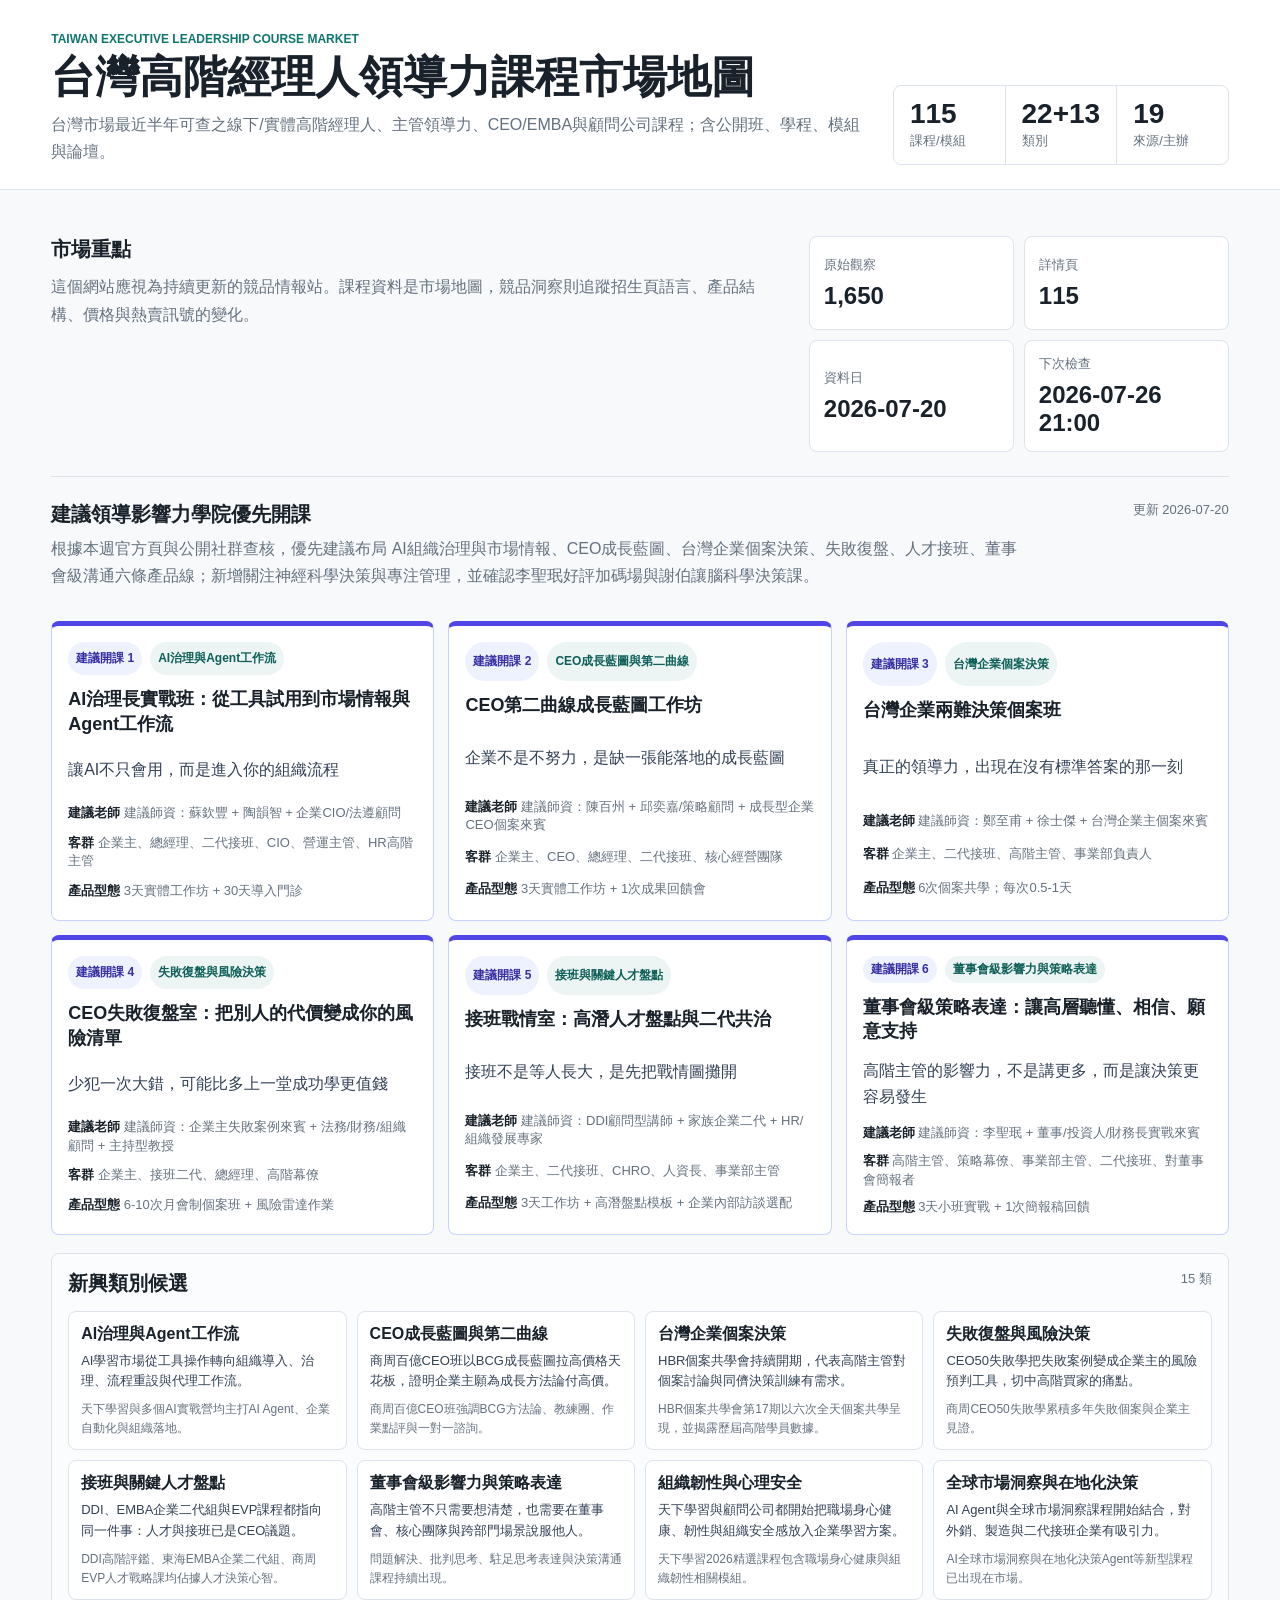
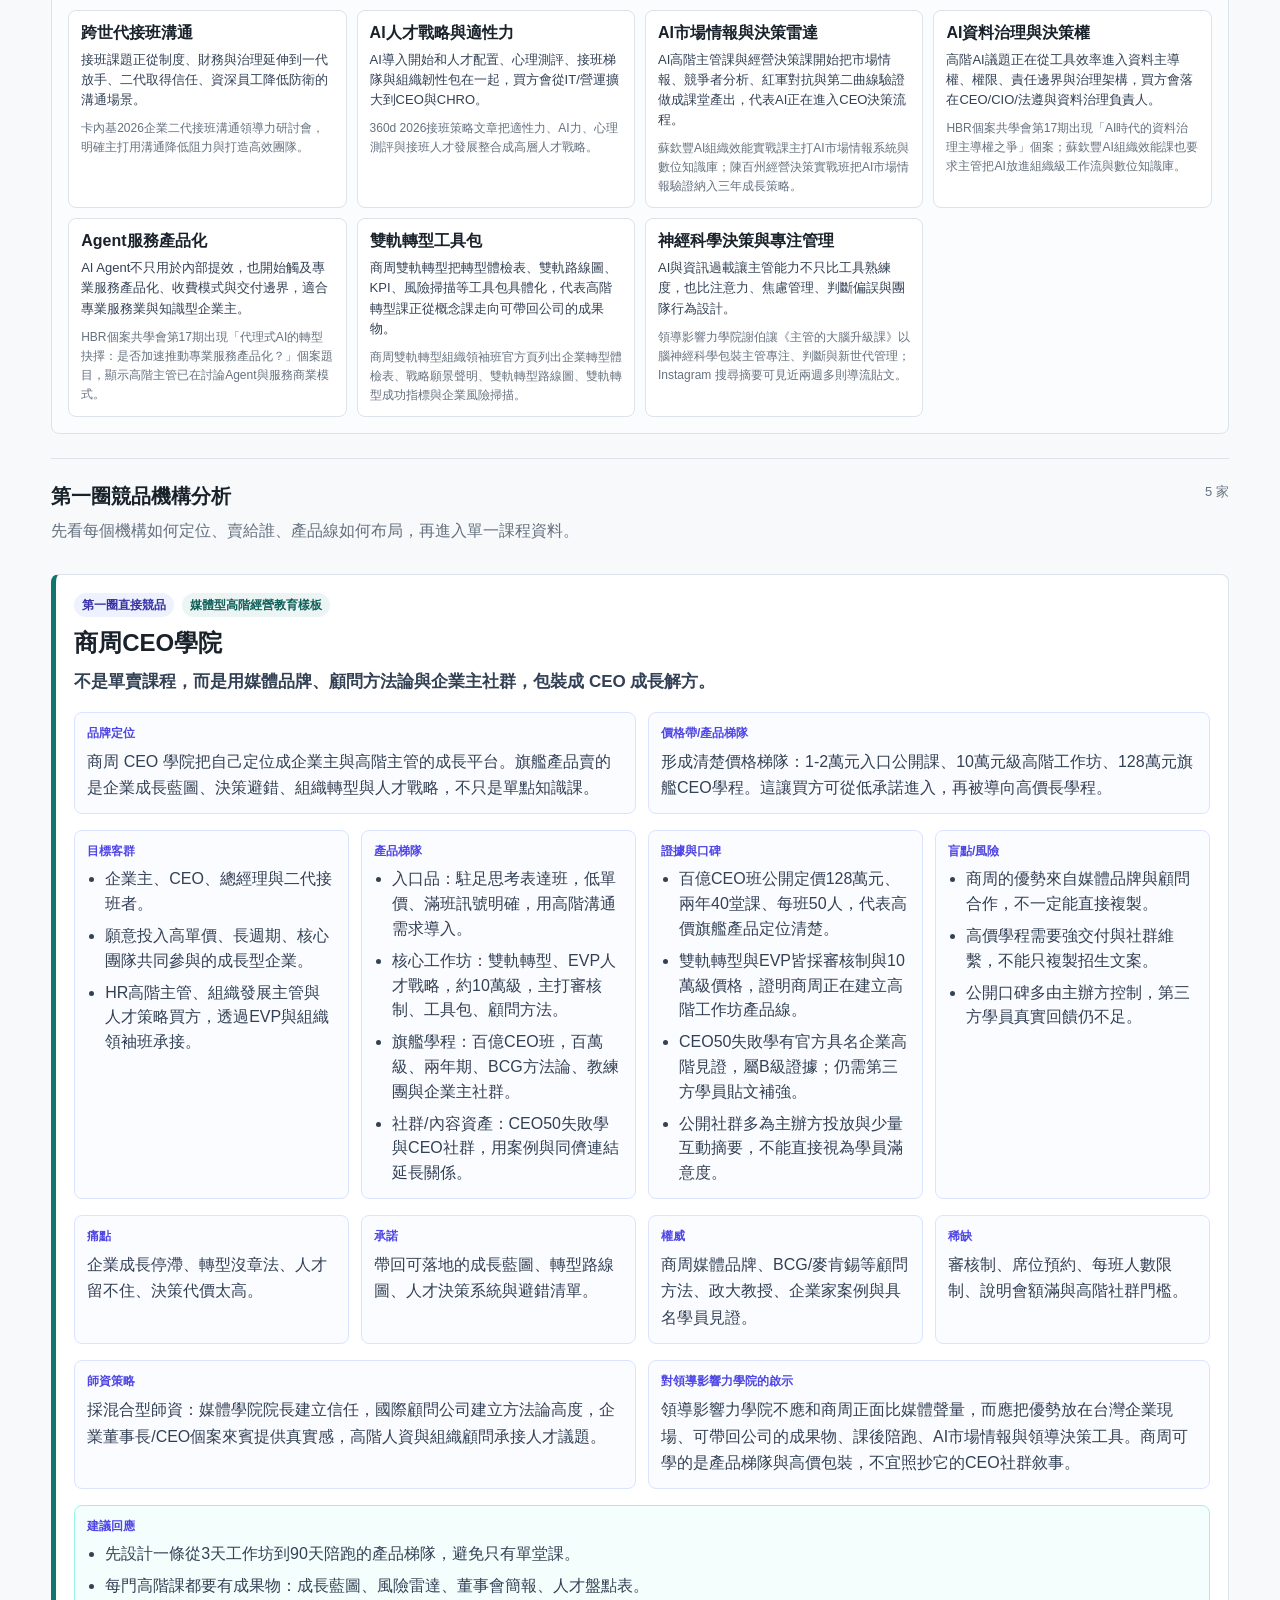
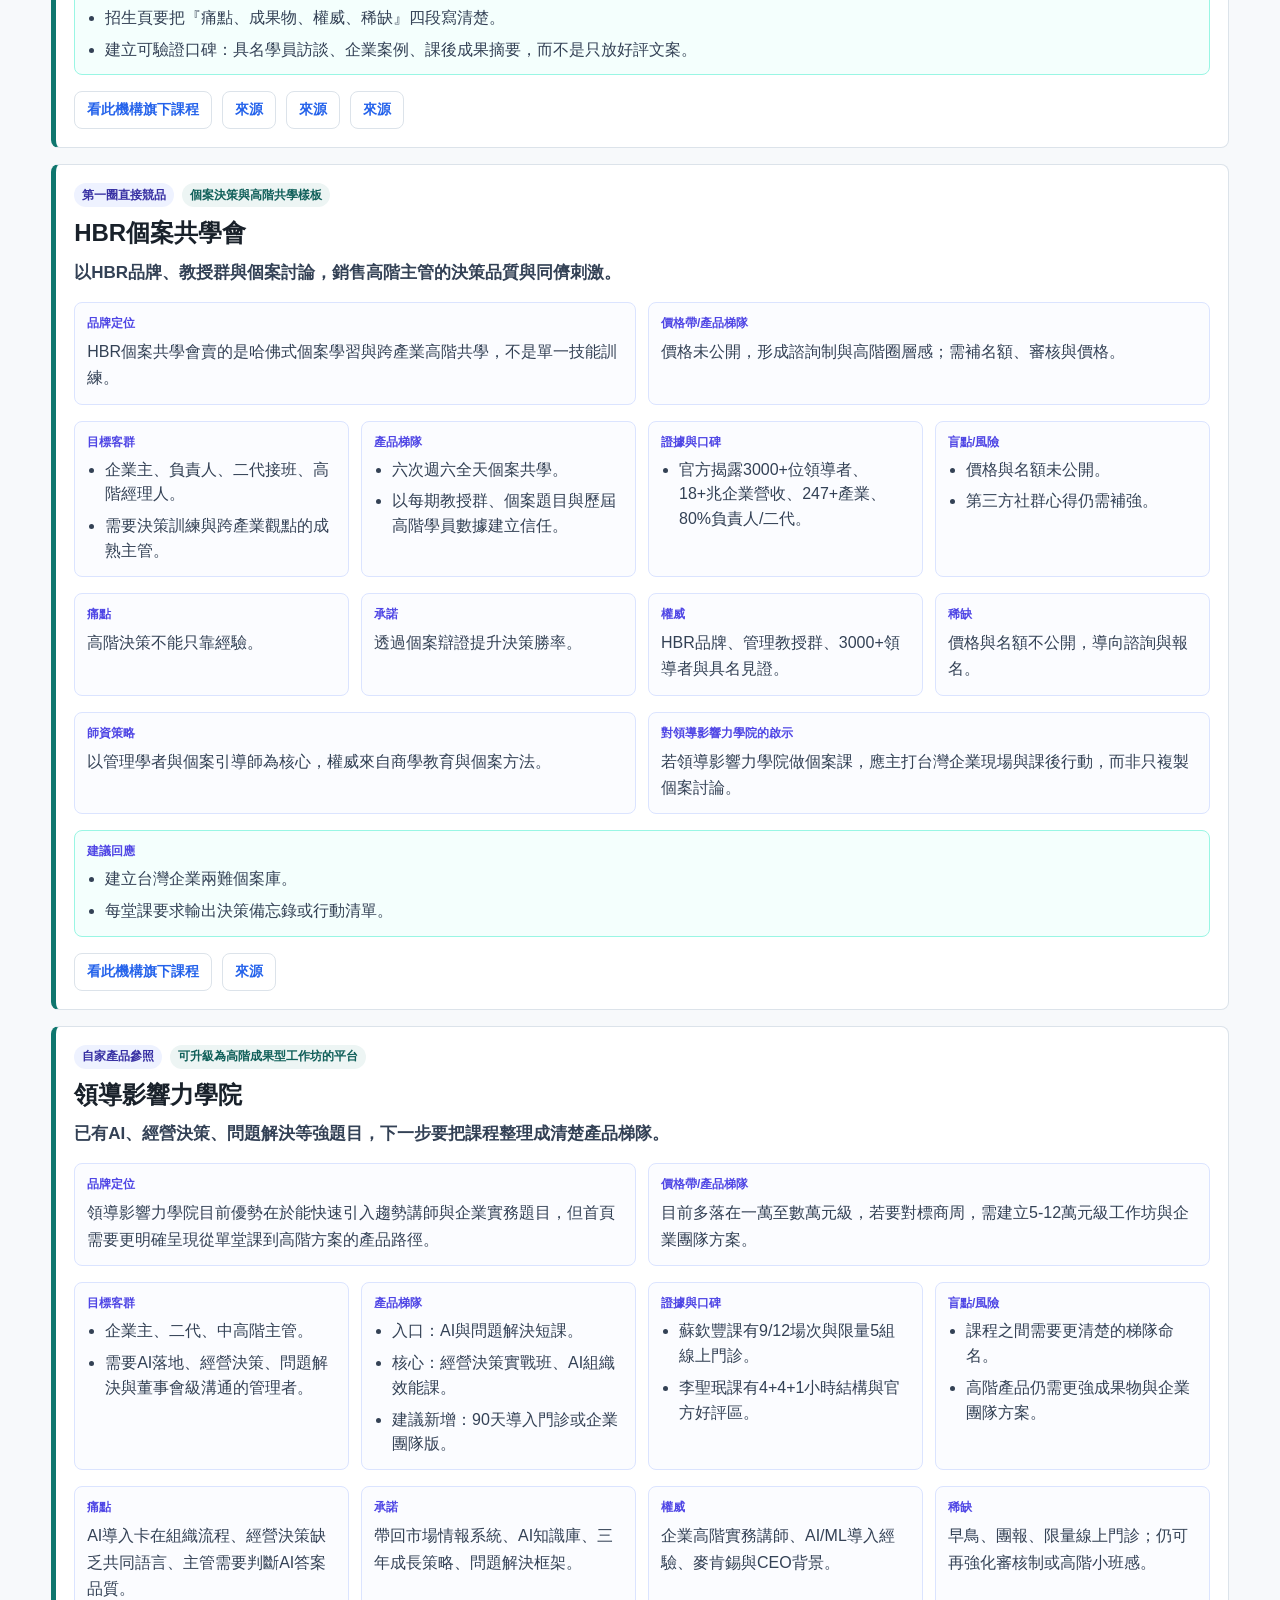
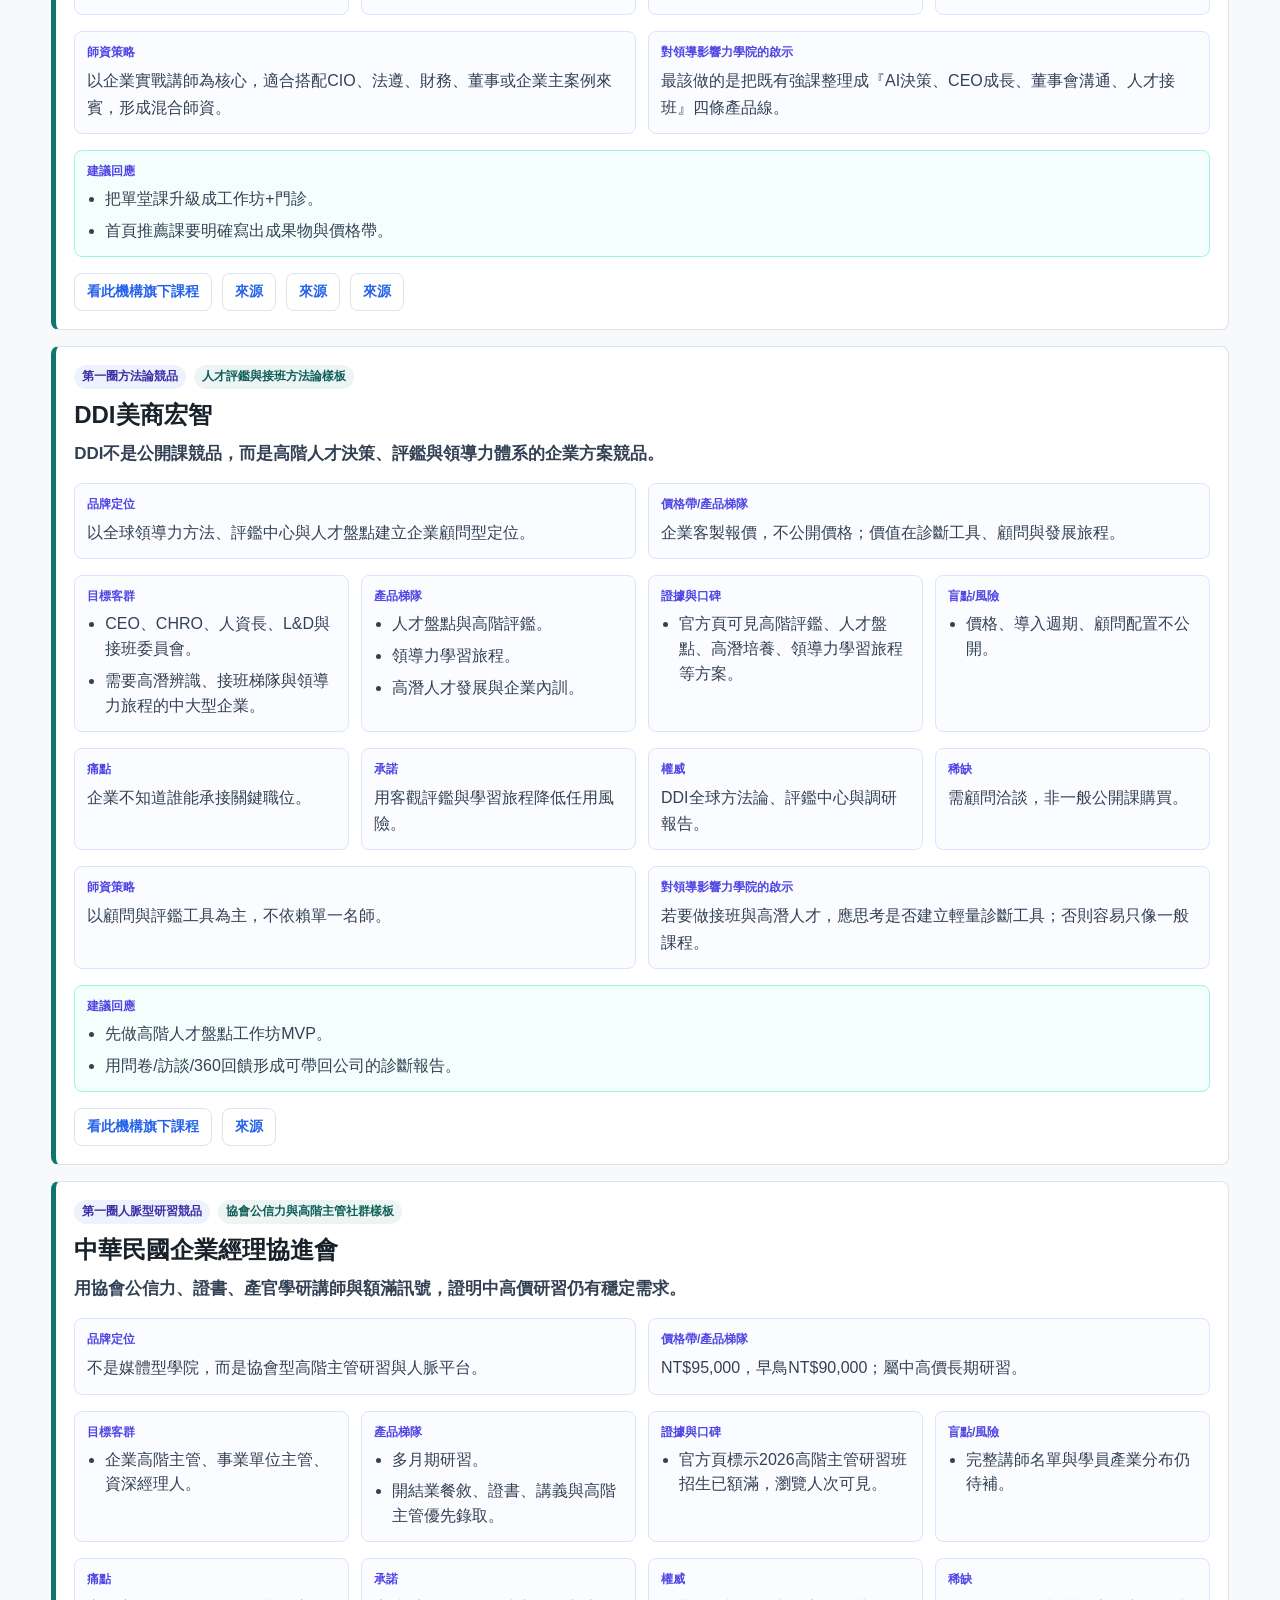
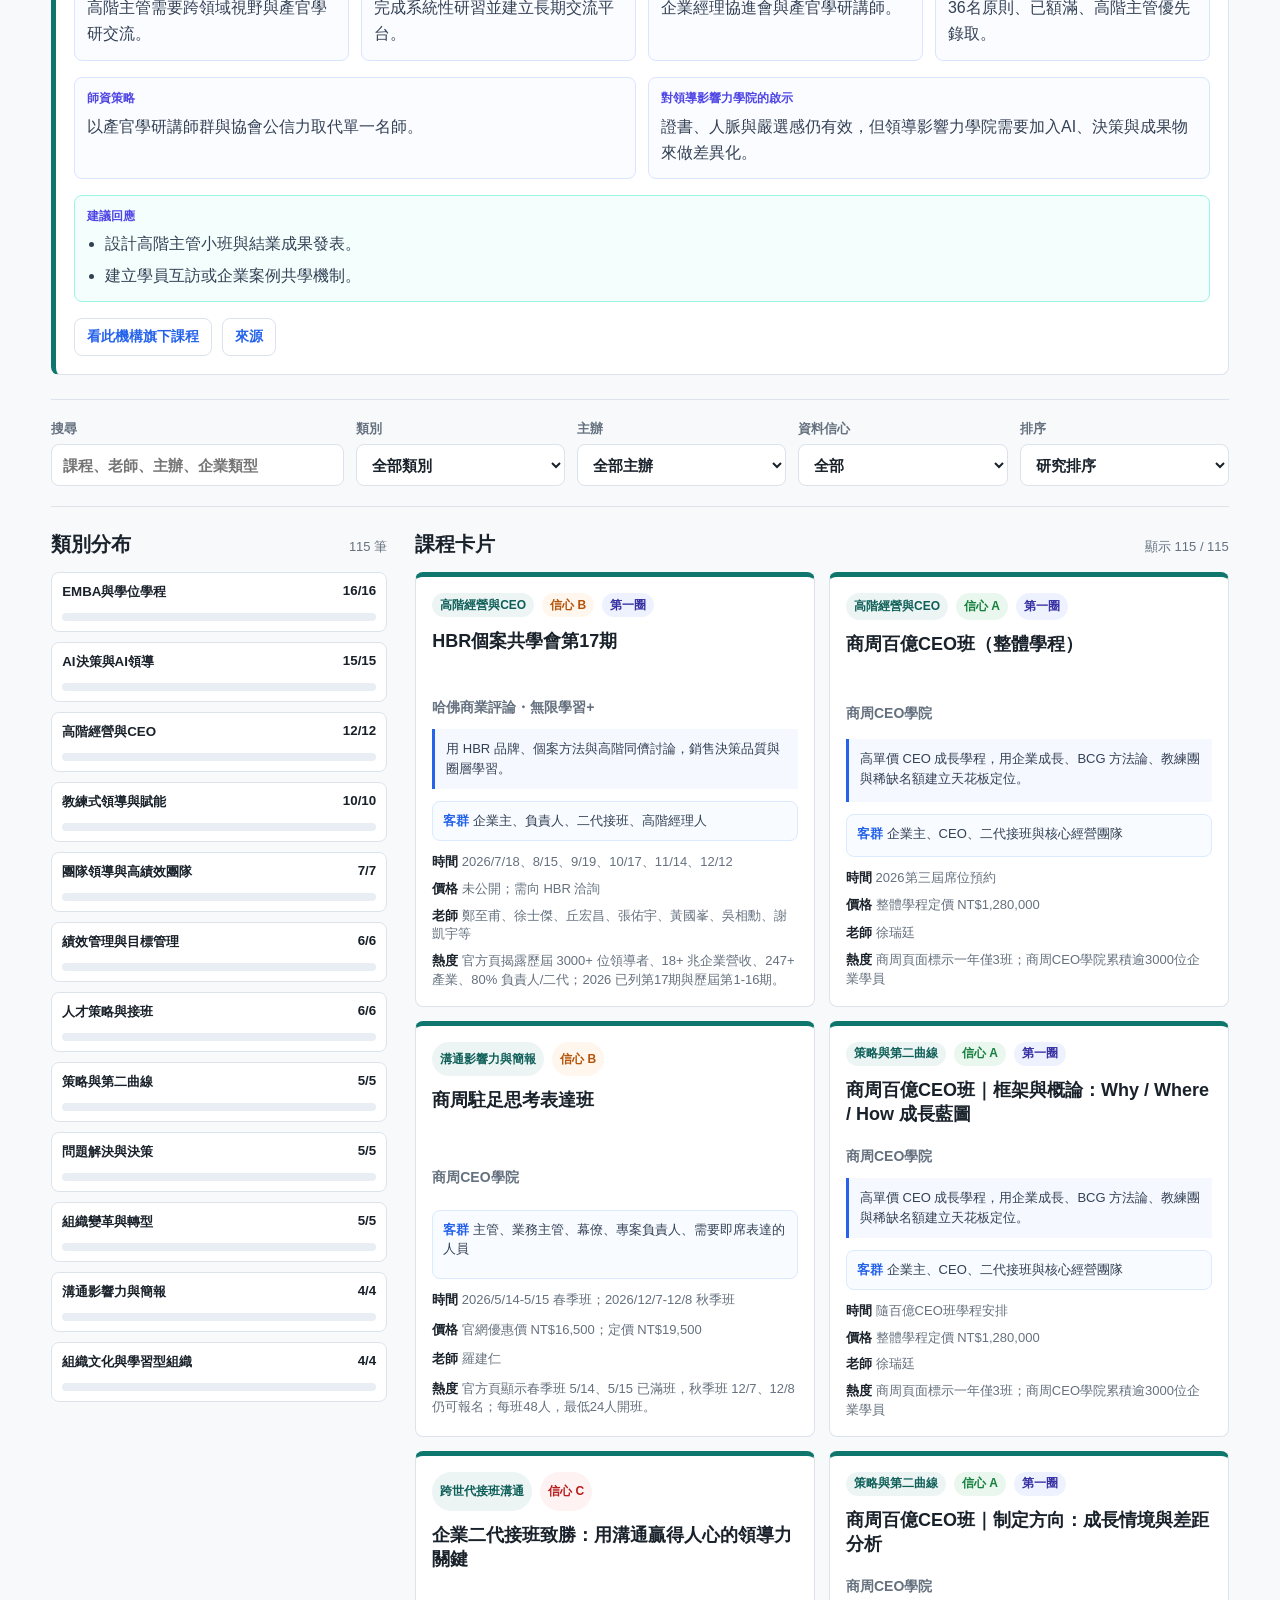
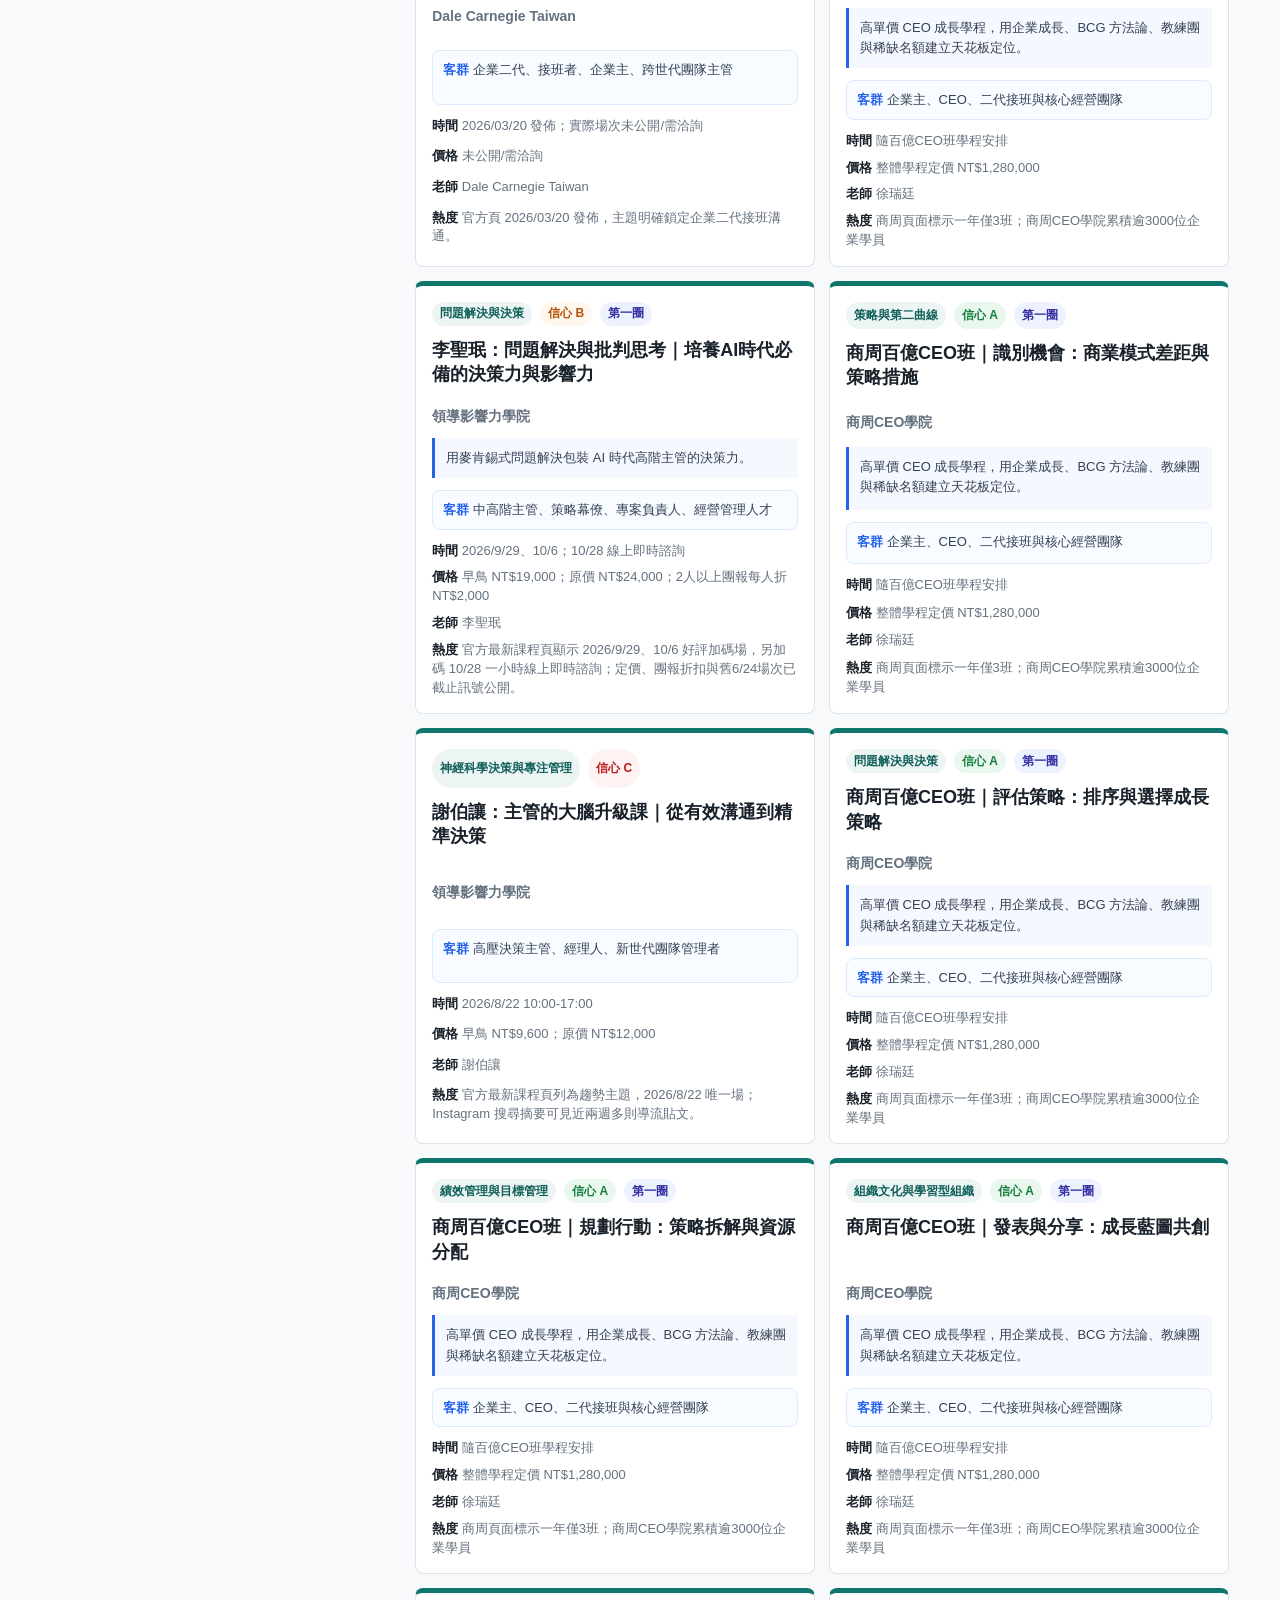
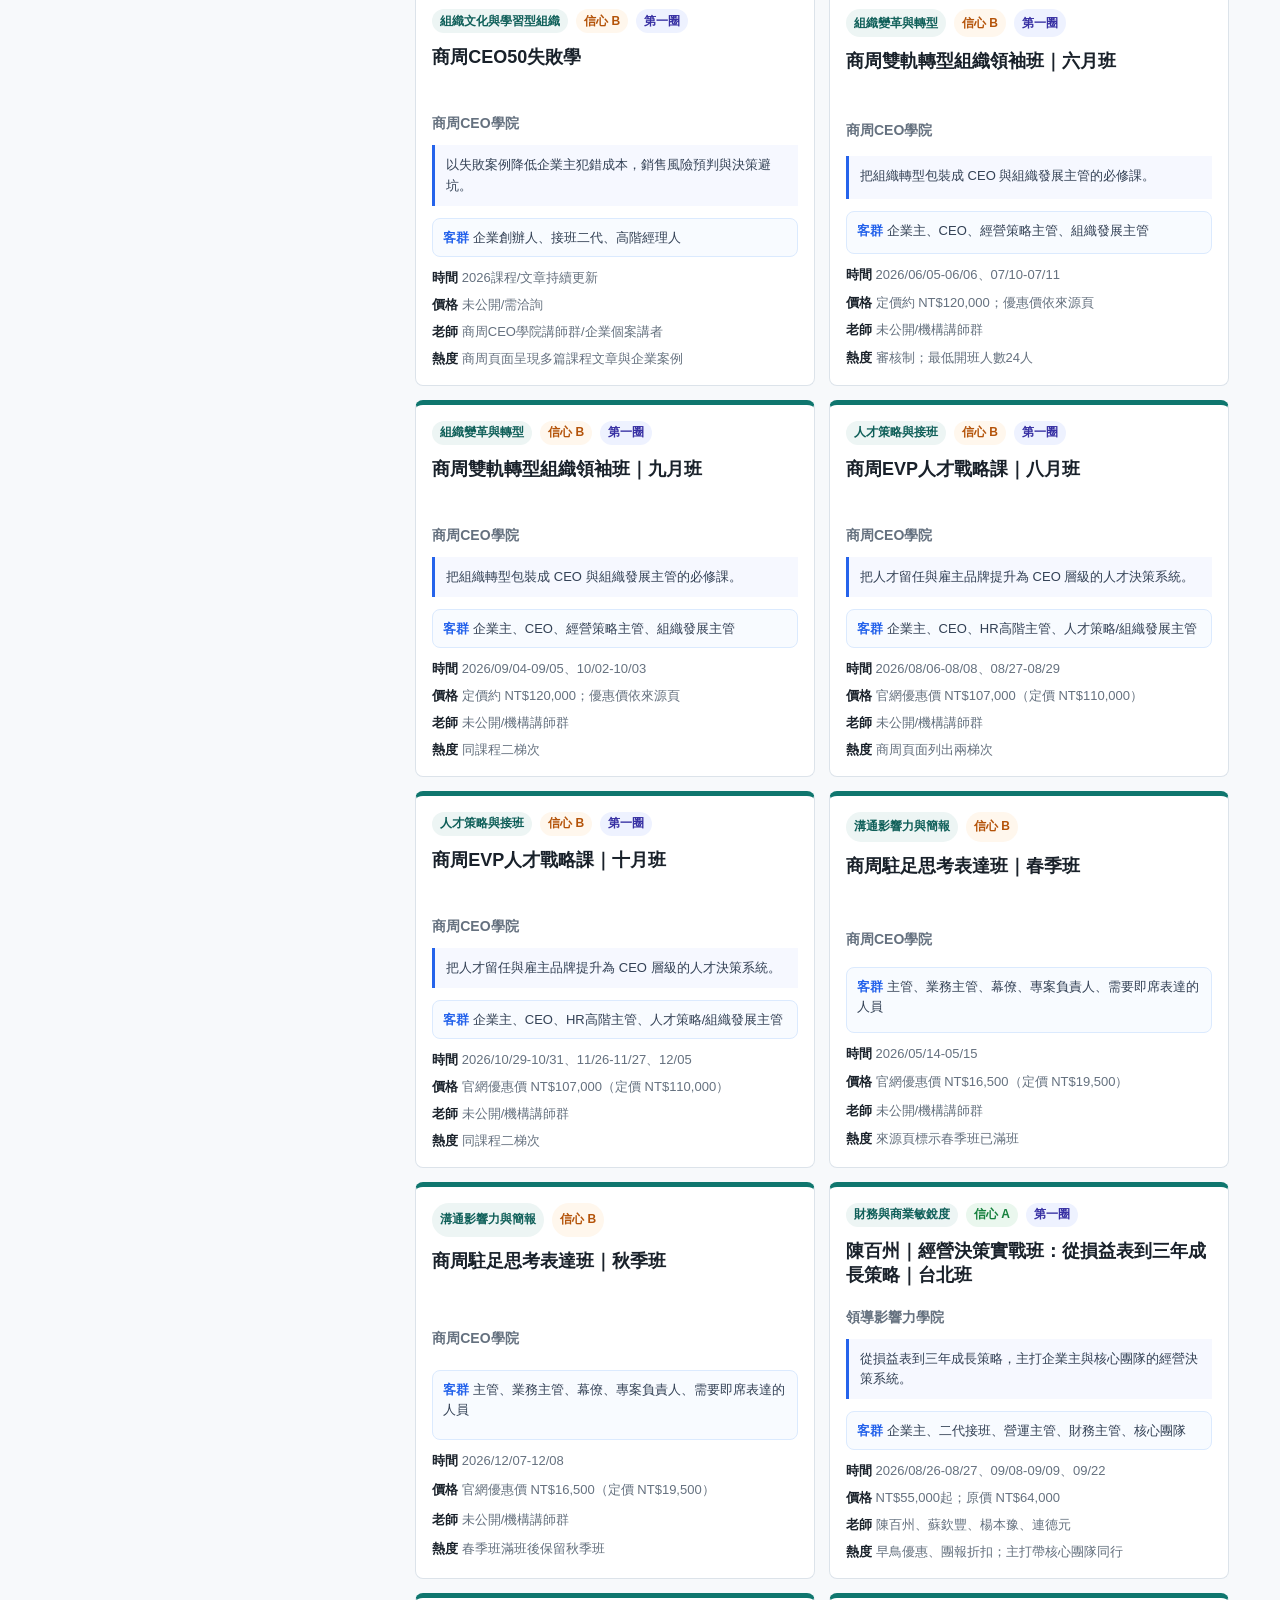
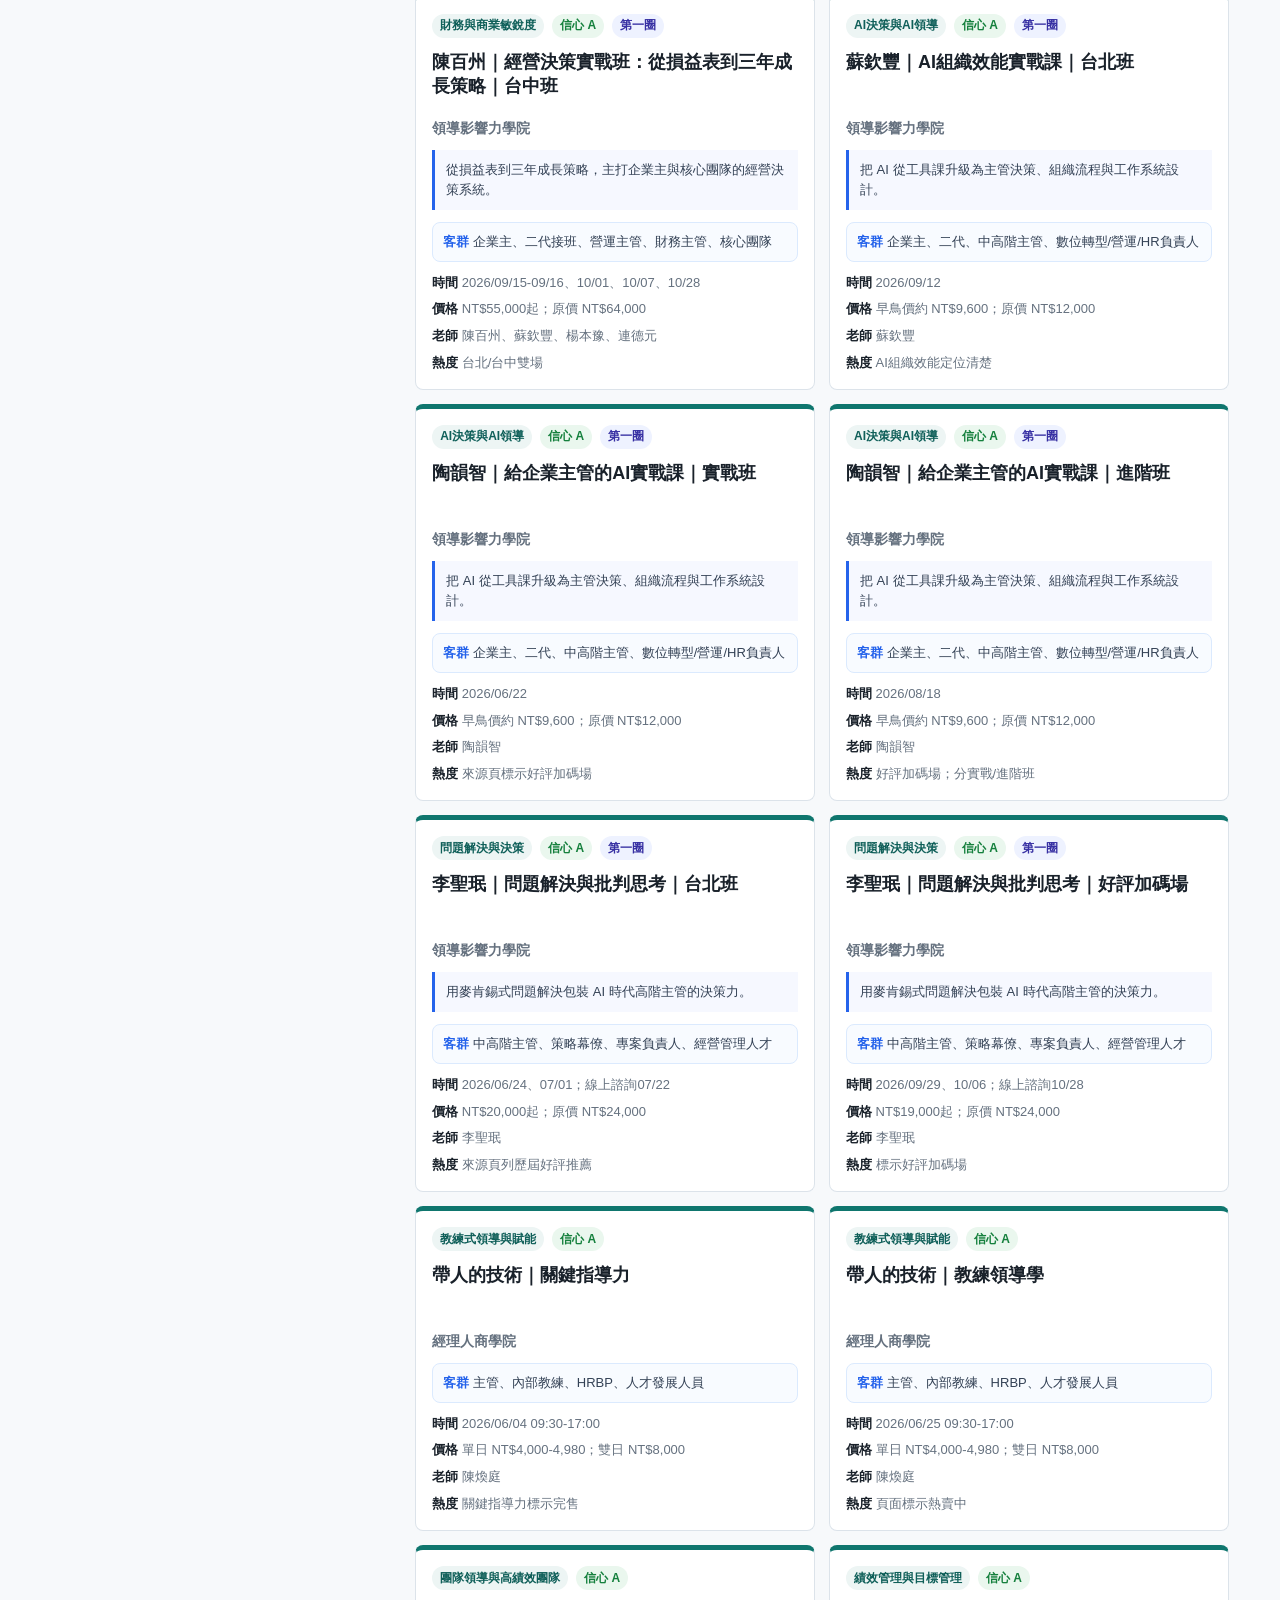
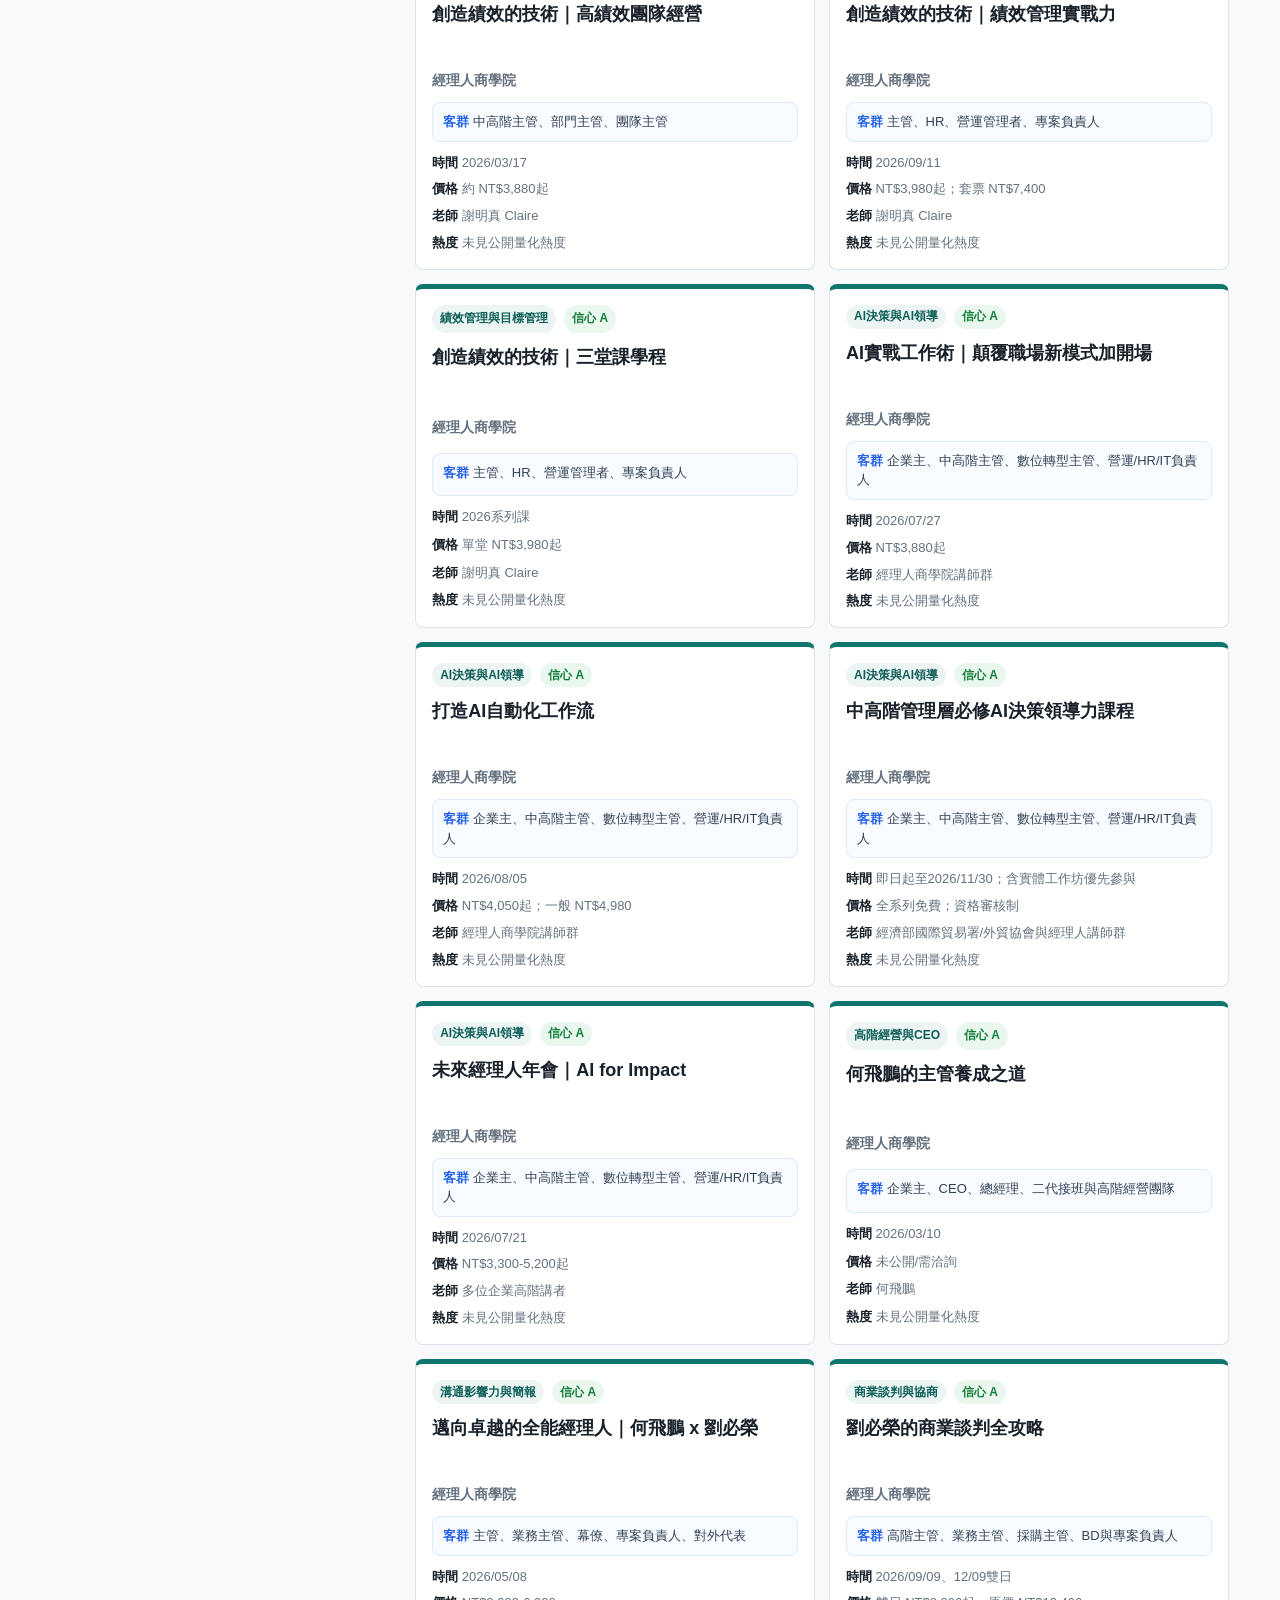
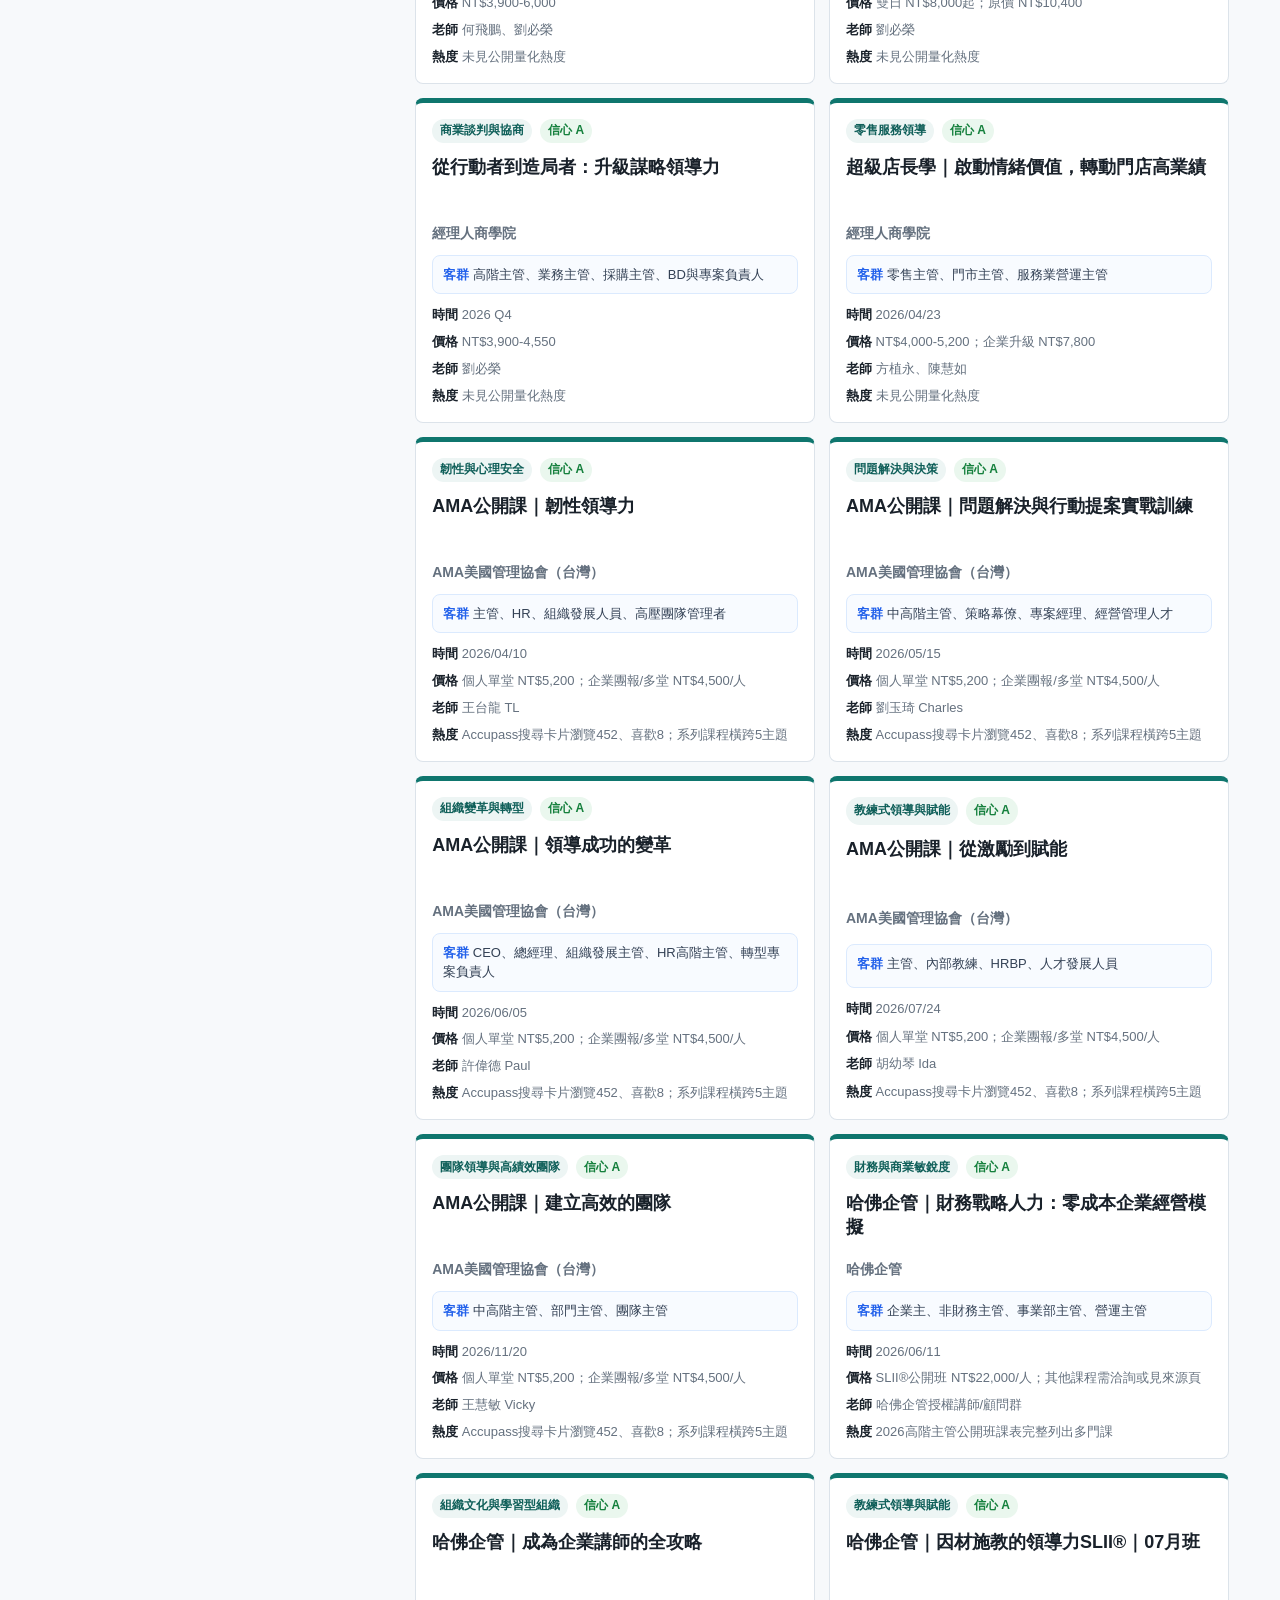
<file: docs/index.html>
<!doctype html>
<html lang="zh-Hant">
  <head>
    <meta charset="utf-8" />
    <meta name="viewport" content="width=device-width, initial-scale=1" />
    <title>台灣高階經理人領導力課程市場地圖</title>
    <link rel="stylesheet" href="./styles.css" />
  </head>
  <body>
    <header class="topbar">
      <div>
        <p class="eyebrow">Taiwan Executive Leadership Course Market</p>
        <h1>台灣高階經理人領導力課程市場地圖</h1>
        <p class="scope" id="scopeText"></p>
      </div>
      <div class="meta-card" aria-label="資料摘要">
        <div><strong id="courseCount">0</strong><span>課程/模組</span></div>
        <div><strong id="categoryCount">0</strong><span>類別</span></div>
        <div><strong id="sourceCount">0</strong><span>來源/主辦</span></div>
      </div>
    </header>

    <main>
      <section class="summary-band" aria-label="市場摘要">
        <div class="summary-copy">
          <h2>市場重點</h2>
          <p id="insightText"></p>
        </div>
        <div class="signal-grid">
          <div class="signal">
            <span>原始觀察</span>
            <strong id="rawCount">0</strong>
          </div>
          <div class="signal">
            <span>詳情頁</span>
            <strong id="detailCount">0</strong>
          </div>
          <div class="signal">
            <span>資料日</span>
            <strong id="generatedAt">-</strong>
          </div>
          <div class="signal">
            <span>下次檢查</span>
            <strong id="nextReview">-</strong>
          </div>
        </div>
      </section>

      <section class="recommendation-band" aria-label="領導影響力學院建議開課">
        <div class="section-title">
          <div>
            <h2>建議領導影響力學院優先開課</h2>
            <p id="recommendationSummary"></p>
          </div>
          <span id="recommendationUpdated">-</span>
        </div>
        <div id="recommendationGrid" class="recommendation-grid"></div>
        <div class="emerging-category-box">
          <div class="section-title">
            <h2>新興類別候選</h2>
            <span id="emergingCategoryCount">0 類</span>
          </div>
          <div id="emergingCategoryList" class="emerging-category-list"></div>
        </div>
      </section>

      <section class="competitor-band" aria-label="第一圈競品機構分析">
        <div class="section-title">
          <div>
            <h2>第一圈競品機構分析</h2>
            <p>先看每個機構如何定位、賣給誰、產品線如何布局，再進入單一課程資料。</p>
          </div>
          <span id="competitorProfileCount">0 家</span>
        </div>
        <div id="competitorProfileGrid" class="competitor-profile-grid"></div>
      </section>

      <section class="controls" aria-label="篩選條件">
        <label>
          <span>搜尋</span>
          <input id="searchInput" type="search" placeholder="課程、老師、主辦、企業類型" />
        </label>
        <label>
          <span>類別</span>
          <select id="categorySelect"></select>
        </label>
        <label>
          <span>主辦</span>
          <select id="providerSelect"></select>
        </label>
        <label>
          <span>資料信心</span>
          <select id="qualitySelect">
            <option value="">全部</option>
            <option value="A">A 官方頁高信心</option>
            <option value="B">B 官方頁但部分欄位待查</option>
            <option value="C">C 活動平台摘要</option>
          </select>
        </label>
        <label>
          <span>排序</span>
          <select id="sortSelect">
            <option value="rank">研究排序</option>
            <option value="category">類別</option>
            <option value="provider">主辦</option>
            <option value="quality">資料信心</option>
          </select>
        </label>
      </section>

      <section class="market-layout">
        <aside class="category-panel" aria-label="類別總覽">
          <div class="section-title">
            <h2>類別分布</h2>
            <span id="visibleCount">0 筆</span>
          </div>
          <div id="categoryBars" class="category-bars"></div>
        </aside>

        <section class="course-section" aria-label="課程清單">
          <div class="section-title">
            <h2>課程卡片</h2>
            <span id="resultLabel"></span>
          </div>
          <div id="courseGrid" class="course-grid"></div>
        </section>
      </section>
    </main>

    <div id="detailPanel" class="detail-panel" aria-hidden="true">
      <div class="detail-backdrop" data-close="true"></div>
      <article class="detail-sheet" role="dialog" aria-modal="true" aria-labelledby="detailTitle">
        <button class="close-button" type="button" data-close="true" aria-label="關閉">×</button>
        <div id="detailContent"></div>
      </article>
    </div>

    <script src="./data.js?v=20260720"></script>
    <script src="./market-updates.js?v=20260720"></script>
    <script src="./audience-rules.js?v=20260720"></script>
    <script src="./recommendations.js?v=20260720"></script>
    <script src="./app.js?v=20260720"></script>
  </body>
</html>
</file>
<file: docs/styles.css>
:root {
  --ink: #19212a;
  --muted: #65717f;
  --line: #dce3ea;
  --paper: #f7f9fb;
  --white: #ffffff;
  --brand: #0f766e;
  --brand-2: #2563eb;
  --accent: #b45309;
  --good: #15803d;
  --warn: #b45309;
  --risk: #b91c1c;
  --shadow: 0 16px 40px rgba(28, 39, 49, 0.14);
  font-family: -apple-system, BlinkMacSystemFont, "Segoe UI", "Noto Sans TC", sans-serif;
}

* {
  box-sizing: border-box;
}

body {
  margin: 0;
  background: var(--paper);
  color: var(--ink);
}

a {
  color: var(--brand-2);
}

.topbar {
  display: grid;
  grid-template-columns: minmax(0, 1fr) auto;
  gap: 24px;
  align-items: end;
  padding: 32px clamp(20px, 4vw, 56px) 24px;
  background: var(--white);
  border-bottom: 1px solid var(--line);
}

.eyebrow {
  margin: 0 0 8px;
  color: var(--brand);
  font-size: 12px;
  font-weight: 800;
  letter-spacing: 0;
  text-transform: uppercase;
}

h1,
h2,
h3,
p {
  margin-top: 0;
}

h1 {
  margin-bottom: 10px;
  font-size: clamp(28px, 3.4vw, 46px);
  line-height: 1.08;
  letter-spacing: 0;
}

h2 {
  margin-bottom: 0;
  font-size: 20px;
  letter-spacing: 0;
}

.scope {
  max-width: 960px;
  margin-bottom: 0;
  color: var(--muted);
  line-height: 1.7;
}

.meta-card {
  display: grid;
  grid-template-columns: repeat(3, minmax(82px, 1fr));
  gap: 1px;
  overflow: hidden;
  min-width: 330px;
  border: 1px solid var(--line);
  border-radius: 8px;
  background: var(--line);
}

.meta-card div {
  display: grid;
  gap: 4px;
  padding: 14px 16px;
  background: var(--white);
}

.meta-card strong {
  font-size: 28px;
  line-height: 1;
}

.meta-card span,
.signal span {
  color: var(--muted);
  font-size: 13px;
}

main {
  padding: 22px clamp(20px, 4vw, 56px) 48px;
}

.summary-band {
  display: grid;
  grid-template-columns: minmax(0, 1fr) minmax(260px, 420px);
  gap: 28px;
  align-items: stretch;
  padding: 24px 0;
  border-bottom: 1px solid var(--line);
}

.summary-copy p {
  max-width: 980px;
  margin: 10px 0 0;
  color: var(--muted);
  line-height: 1.75;
}

.recommendation-band {
  display: grid;
  gap: 18px;
  padding: 24px 0;
  border-bottom: 1px solid var(--line);
}

.recommendation-band .section-title {
  align-items: start;
}

.recommendation-band .section-title p {
  max-width: 980px;
  margin: 8px 0 0;
  color: var(--muted);
  line-height: 1.65;
}

.recommendation-grid {
  display: grid;
  grid-template-columns: repeat(3, minmax(0, 1fr));
  gap: 14px;
}

.recommendation-card {
  display: grid;
  gap: 12px;
  min-height: 300px;
  padding: 16px;
  border: 1px solid #c7d2fe;
  border-top: 5px solid #4f46e5;
  border-radius: 8px;
  background: var(--white);
  cursor: pointer;
}

.recommendation-card:hover {
  transform: translateY(-1px);
  box-shadow: 0 10px 28px rgba(25, 33, 42, 0.1);
}

.recommendation-card h3 {
  margin: 0;
  font-size: 18px;
  line-height: 1.35;
}

.recommendation-card p {
  margin: 0;
  color: #334155;
  line-height: 1.6;
}

.emerging-category-box {
  padding: 16px;
  border: 1px solid var(--line);
  border-radius: 8px;
  background: #fbfcfd;
}

.emerging-category-list {
  display: grid;
  grid-template-columns: repeat(4, minmax(0, 1fr));
  gap: 10px;
}

.emerging-category-item {
  padding: 12px;
  border: 1px solid var(--line);
  border-radius: 8px;
  background: var(--white);
}

.emerging-category-item strong {
  display: block;
  margin-bottom: 6px;
}

.emerging-category-item p {
  margin-bottom: 8px;
  color: #334155;
  font-size: 13px;
  line-height: 1.55;
}

.emerging-category-item span {
  color: var(--muted);
  font-size: 12px;
  line-height: 1.5;
}

.competitor-band {
  display: grid;
  gap: 16px;
  padding: 24px 0;
  border-bottom: 1px solid var(--line);
}

.competitor-band .section-title {
  align-items: start;
}

.competitor-band .section-title p {
  max-width: 900px;
  margin: 8px 0 0;
  color: var(--muted);
  line-height: 1.65;
}

.competitor-profile-grid {
  display: grid;
  gap: 16px;
}

.competitor-profile-card {
  display: grid;
  gap: 16px;
  padding: 18px;
  border: 1px solid var(--line);
  border-left: 5px solid var(--brand);
  border-radius: 8px;
  background: var(--white);
}

.competitor-profile-head {
  display: grid;
  gap: 10px;
}

.competitor-profile-head > div {
  display: flex;
  flex-wrap: wrap;
  gap: 8px;
}

.competitor-profile-head h3 {
  margin: 0;
  font-size: 24px;
  line-height: 1.3;
}

.competitor-profile-head p {
  max-width: 1040px;
  margin: 0;
  color: #334155;
  font-size: 17px;
  font-weight: 800;
  line-height: 1.6;
}

.profile-two-col,
.profile-language-grid,
.profile-framework-grid {
  display: grid;
  gap: 12px;
}

.profile-two-col {
  grid-template-columns: repeat(2, minmax(0, 1fr));
}

.profile-framework-grid {
  grid-template-columns: repeat(4, minmax(0, 1fr));
}

.profile-language-grid {
  grid-template-columns: repeat(4, minmax(0, 1fr));
}

.profile-two-col > div,
.profile-language-grid > div,
.profile-mini-list {
  padding: 12px;
  border: 1px solid #dbe4ff;
  border-radius: 8px;
  background: #fbfcff;
}

.profile-two-col span,
.profile-language-grid span,
.profile-mini-list span {
  display: block;
  margin-bottom: 7px;
  color: #4f46e5;
  font-size: 12px;
  font-weight: 800;
}

.profile-two-col p,
.profile-language-grid p {
  margin: 0;
  color: #334155;
  line-height: 1.65;
}

.profile-mini-list ul {
  display: grid;
  gap: 7px;
  margin: 0;
  padding-left: 18px;
  color: #334155;
  line-height: 1.55;
}

.profile-response-list {
  background: #f4fffd;
  border-color: #99f6e4;
}

.profile-actions {
  display: flex;
  flex-wrap: wrap;
  gap: 10px;
  align-items: center;
}

.profile-filter-button,
.profile-actions a {
  display: inline-flex;
  align-items: center;
  min-height: 38px;
  padding: 8px 12px;
  border: 1px solid var(--line);
  border-radius: 8px;
  background: var(--white);
  color: var(--brand-2);
  font: inherit;
  font-size: 14px;
  font-weight: 800;
  text-decoration: none;
  cursor: pointer;
}

.profile-filter-button:hover,
.profile-actions a:hover {
  border-color: var(--brand-2);
  box-shadow: 0 0 0 2px rgba(37, 99, 235, 0.12);
}

.signal-grid {
  display: grid;
  grid-template-columns: repeat(2, 1fr);
  gap: 10px;
}

.signal {
  display: grid;
  align-content: center;
  min-height: 94px;
  padding: 14px;
  border: 1px solid var(--line);
  border-radius: 8px;
  background: var(--white);
}

.signal strong {
  margin-top: 8px;
  font-size: 24px;
}

.controls {
  display: grid;
  grid-template-columns: minmax(240px, 1.4fr) repeat(4, minmax(150px, 1fr));
  gap: 12px;
  padding: 20px 0;
  border-bottom: 1px solid var(--line);
}

label {
  display: grid;
  gap: 6px;
  color: var(--muted);
  font-size: 13px;
  font-weight: 700;
}

input,
select {
  width: 100%;
  min-height: 42px;
  border: 1px solid var(--line);
  border-radius: 8px;
  background: var(--white);
  color: var(--ink);
  font: inherit;
  font-size: 15px;
  letter-spacing: 0;
  padding: 9px 11px;
}

.market-layout {
  display: grid;
  grid-template-columns: minmax(260px, 340px) minmax(0, 1fr);
  gap: 24px;
  padding-top: 24px;
}

.category-panel {
  position: sticky;
  top: 0;
  align-self: start;
  max-height: calc(100vh - 24px);
  overflow: auto;
  padding-right: 4px;
}

.section-title {
  display: flex;
  justify-content: space-between;
  gap: 16px;
  align-items: baseline;
  margin-bottom: 14px;
}

.section-title span {
  color: var(--muted);
  font-size: 13px;
}

.category-bars {
  display: grid;
  gap: 10px;
}

.category-button {
  display: grid;
  grid-template-columns: minmax(0, 1fr) auto;
  gap: 12px;
  width: 100%;
  padding: 10px;
  border: 1px solid var(--line);
  border-radius: 8px;
  background: var(--white);
  color: var(--ink);
  text-align: left;
  cursor: pointer;
}

.category-button:hover,
.category-button.active {
  border-color: var(--brand);
  box-shadow: 0 0 0 2px rgba(15, 118, 110, 0.12);
}

.category-name {
  display: block;
  overflow-wrap: anywhere;
  font-weight: 800;
}

.bar-track {
  grid-column: 1 / -1;
  height: 8px;
  overflow: hidden;
  border-radius: 999px;
  background: #e8eef3;
}

.bar-fill {
  height: 100%;
  border-radius: 999px;
  background: linear-gradient(90deg, var(--brand), var(--brand-2));
}

.course-grid {
  display: grid;
  grid-template-columns: repeat(auto-fill, minmax(280px, 1fr));
  gap: 14px;
}

.course-card {
  position: relative;
  display: grid;
  gap: 12px;
  min-height: 272px;
  padding: 16px;
  border: 1px solid var(--line);
  border-top: 5px solid var(--brand);
  border-radius: 8px;
  background: var(--white);
  cursor: pointer;
}

.course-card:hover {
  transform: translateY(-1px);
  box-shadow: 0 10px 28px rgba(25, 33, 42, 0.1);
}

.card-top {
  display: flex;
  gap: 8px;
  flex-wrap: wrap;
}

.tag {
  display: inline-flex;
  align-items: center;
  min-height: 24px;
  padding: 3px 8px;
  border-radius: 999px;
  background: #edf5f4;
  color: #0f5f59;
  font-size: 12px;
  font-weight: 800;
}

.tag.quality-a {
  background: #eaf7ee;
  color: var(--good);
}

.tag.quality-b {
  background: #fff7ed;
  color: var(--warn);
}

.tag.quality-c {
  background: #fef2f2;
  color: var(--risk);
}

.tag.live-tag {
  background: #eef2ff;
  color: #3730a3;
}

.course-card h3 {
  min-height: 58px;
  margin: 0;
  font-size: 18px;
  line-height: 1.35;
  letter-spacing: 0;
  overflow-wrap: anywhere;
}

.provider {
  color: var(--muted);
  font-size: 14px;
  font-weight: 700;
}

.card-insight {
  padding: 10px 11px;
  border-left: 3px solid var(--brand-2);
  background: #f6f8ff;
  color: #334155;
  font-size: 13px;
  line-height: 1.55;
}

.audience-chip {
  padding: 9px 10px;
  border: 1px solid #dbeafe;
  border-radius: 8px;
  background: #f8fbff;
  color: #334155;
  font-size: 13px;
  line-height: 1.5;
}

.audience-chip b {
  color: var(--brand-2);
}

.mini-grid {
  display: grid;
  gap: 8px;
  color: var(--muted);
  font-size: 13px;
  line-height: 1.45;
}

.mini-grid b {
  color: var(--ink);
}

.detail-panel {
  position: fixed;
  inset: 0;
  z-index: 20;
  display: none;
}

.detail-panel.open {
  display: block;
}

.detail-backdrop {
  position: absolute;
  inset: 0;
  background: rgba(10, 18, 26, 0.38);
}

.detail-sheet {
  position: absolute;
  top: 0;
  right: 0;
  width: min(720px, 100vw);
  height: 100%;
  overflow: auto;
  padding: 28px;
  background: var(--white);
  box-shadow: var(--shadow);
}

.close-button {
  position: sticky;
  top: 0;
  float: right;
  width: 40px;
  height: 40px;
  border: 1px solid var(--line);
  border-radius: 999px;
  background: var(--white);
  color: var(--ink);
  font-size: 28px;
  line-height: 1;
  cursor: pointer;
}

.detail-title {
  padding-right: 52px;
  font-size: 28px;
  line-height: 1.25;
}

.detail-meta {
  display: flex;
  flex-wrap: wrap;
  gap: 8px;
  margin: 14px 0 22px;
}

.detail-grid {
  display: grid;
  grid-template-columns: repeat(2, minmax(0, 1fr));
  gap: 12px;
  margin-bottom: 22px;
}

.detail-field {
  padding: 13px;
  border: 1px solid var(--line);
  border-radius: 8px;
  background: #fbfcfd;
}

.detail-field span {
  display: block;
  margin-bottom: 6px;
  color: var(--muted);
  font-size: 12px;
  font-weight: 800;
}

.detail-field p {
  margin: 0;
  line-height: 1.6;
  overflow-wrap: anywhere;
}

.wide {
  grid-column: 1 / -1;
}

.insight-section {
  display: grid;
  gap: 14px;
  margin: 10px 0 22px;
  padding: 18px;
  border: 1px solid #c7d2fe;
  border-radius: 8px;
  background: #f8faff;
}

.audience-section {
  display: grid;
  gap: 14px;
  margin: 10px 0 22px;
  padding: 18px;
  border: 1px solid #99f6e4;
  border-radius: 8px;
  background: #f4fffd;
}

.insight-heading {
  display: flex;
  justify-content: space-between;
  gap: 16px;
  align-items: baseline;
}

.insight-heading h3 {
  margin: 0;
  font-size: 20px;
}

.insight-heading span {
  color: #4f46e5;
  font-size: 13px;
  font-weight: 800;
  text-align: right;
}

.insight-grid {
  display: grid;
  grid-template-columns: repeat(2, minmax(0, 1fr));
  gap: 10px;
}

.insight-field,
.insight-list,
.joyce-note {
  padding: 12px;
  border: 1px solid #dbe4ff;
  border-radius: 8px;
  background: var(--white);
}

.insight-field span,
.joyce-note span {
  display: block;
  margin-bottom: 6px;
  color: #4f46e5;
  font-size: 12px;
  font-weight: 800;
}

.insight-field p,
.joyce-note p {
  margin: 0;
  line-height: 1.65;
}

.insight-list h4 {
  margin: 0 0 8px;
  color: #4f46e5;
  font-size: 14px;
}

.insight-list ul {
  display: grid;
  gap: 6px;
  margin: 0;
  padding-left: 20px;
  line-height: 1.6;
}

.feedback-box {
  display: grid;
  gap: 10px;
}

.feedback-box div {
  padding: 12px;
  border: 1px solid #c7e9e5;
  border-radius: 8px;
  background: var(--white);
}

.feedback-box span {
  display: block;
  margin-bottom: 6px;
  color: #0f766e;
  font-size: 12px;
  font-weight: 800;
}

.feedback-box p {
  margin: 0;
  line-height: 1.65;
}

.copy-section {
  display: grid;
  gap: 14px;
  margin: 10px 0 22px;
  padding: 18px;
  border: 1px solid #fed7aa;
  border-radius: 8px;
  background: #fffaf5;
}

.copy-hero {
  padding: 14px;
  border: 1px solid #fed7aa;
  border-radius: 8px;
  background: var(--white);
}

.copy-hero span,
.source-list span {
  display: block;
  margin-bottom: 6px;
  color: #b45309;
  font-size: 12px;
  font-weight: 800;
}

.copy-hero h3 {
  margin-bottom: 8px;
  font-size: 22px;
  line-height: 1.25;
}

.copy-hero p {
  margin: 0;
  color: #334155;
  line-height: 1.7;
}

.source-list {
  display: grid;
  gap: 8px;
  padding: 12px;
  border: 1px solid #dbe4ff;
  border-radius: 8px;
  background: var(--white);
  overflow-wrap: anywhere;
}

.source-list a {
  display: block;
  line-height: 1.5;
}

.source-link {
  display: inline-flex;
  align-items: center;
  min-height: 42px;
  padding: 9px 14px;
  border-radius: 8px;
  background: var(--ink);
  color: var(--white);
  font-weight: 800;
  text-decoration: none;
}

.empty {
  padding: 28px;
  border: 1px dashed var(--line);
  border-radius: 8px;
  background: var(--white);
  color: var(--muted);
}

@media (max-width: 980px) {
  .topbar,
  .summary-band,
  .market-layout {
    grid-template-columns: 1fr;
  }

  .recommendation-grid,
  .emerging-category-list,
  .profile-framework-grid,
  .profile-language-grid {
    grid-template-columns: repeat(2, minmax(0, 1fr));
  }

  .meta-card {
    min-width: 0;
  }

  .controls {
    grid-template-columns: repeat(2, minmax(0, 1fr));
  }

  .category-panel {
    position: static;
    max-height: none;
  }
}

@media (max-width: 620px) {
  .topbar,
  main {
    padding-left: 16px;
    padding-right: 16px;
  }

  .meta-card,
  .signal-grid,
  .controls,
  .detail-grid,
  .insight-grid,
  .profile-two-col,
  .profile-framework-grid,
  .profile-language-grid {
    grid-template-columns: 1fr;
  }

  .course-grid {
    grid-template-columns: 1fr;
  }

  .recommendation-grid,
  .emerging-category-list {
    grid-template-columns: 1fr;
  }

  .detail-sheet {
    padding: 20px;
  }
}
</file>
